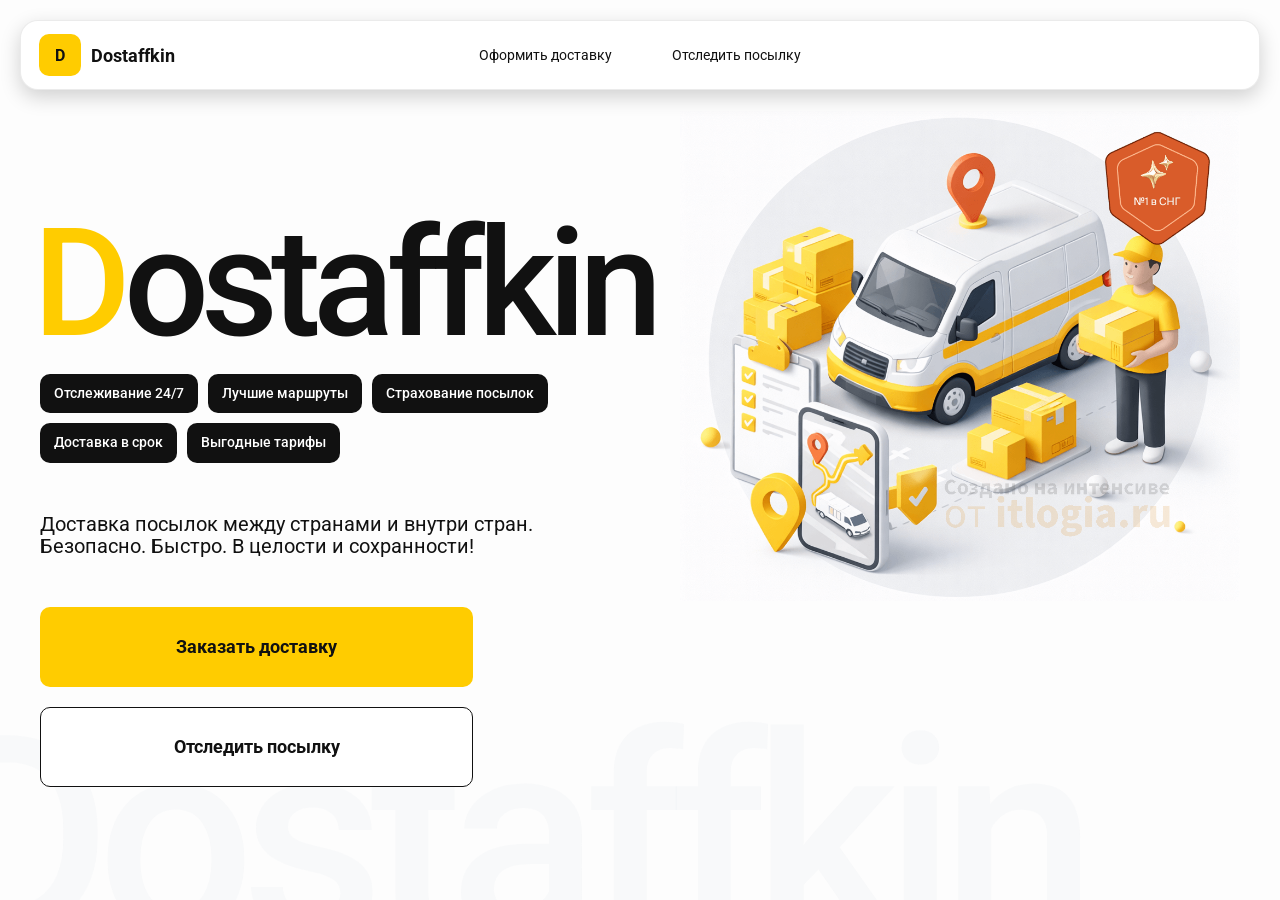
<file: index.html>
<!DOCTYPE html>
<html lang="ru">

<head>
    <meta charset="UTF-8">
    <meta name="viewport" content="width=device-width, initial-scale=1,maximum-scale=1,user-scaleable=0" />
    <title>Dostaffkin - Доставкка посылок между странами и внутри стран. Безопасно. Быстро. В целости и сохранности!
    </title>


    <link rel="stylesheet" href="styles/base.css" />
    <link rel="stylesheet" href="styles/base_adaptive.css" />
    <link rel="stylesheet" href="styles/index.css" />
    <link rel="stylesheet" href="styles/index_adaptive.css" />
</head>

<body>
    <div class="container">
        <header class="header">
            <a class="header-brand" href="#">
                <div class="header-logo">D</div>
                <div class="header-title">Dostaffkin</div>
            </a>
            <nav class="header-menu">
                <a class="header-link" href="./order.html">Оформить <span>доставку</span></a>
                <a class="header-link" href="./track.html">Отследить <span>посылку</span></a>
            </nav>
        </header>
        <main class="main">
            <section class="main-info">
                <div class="main-title">
                    <span>D</span>ostaffkin
                </div>
                <div class="main-features">
                    <div class="main-feature">Отслеживание 24/7</div>
                    <div class="main-feature">Лучшие маршруты</div>
                    <div class="main-feature">Страхование посылок</div>
                    <div class="main-feature">Доставка в срок</div>
                    <div class="main-feature">Выгодные тарифы</div>
                </div>
                <div class="main-description">
                    Доставка посылок между странами и внутри стран.
                    Безопасно. Быстро. В целости и сохранности!
                </div>
                <div class="main-actions">
                    <a class="button" type="button" href="./order.html">Заказать доставку</a>
                    <a class="button button-white" type="button" href="./track.html">Отследить посылку</a>
                </div>
            </section>
            <div class="main-title-ghost">Dostaffkin</div>
            <section class="main-image">
                <img src="images/main-image.png" alt="Main image" />
            </section>

        </main>
    </div>
</body>

</html>
</file>
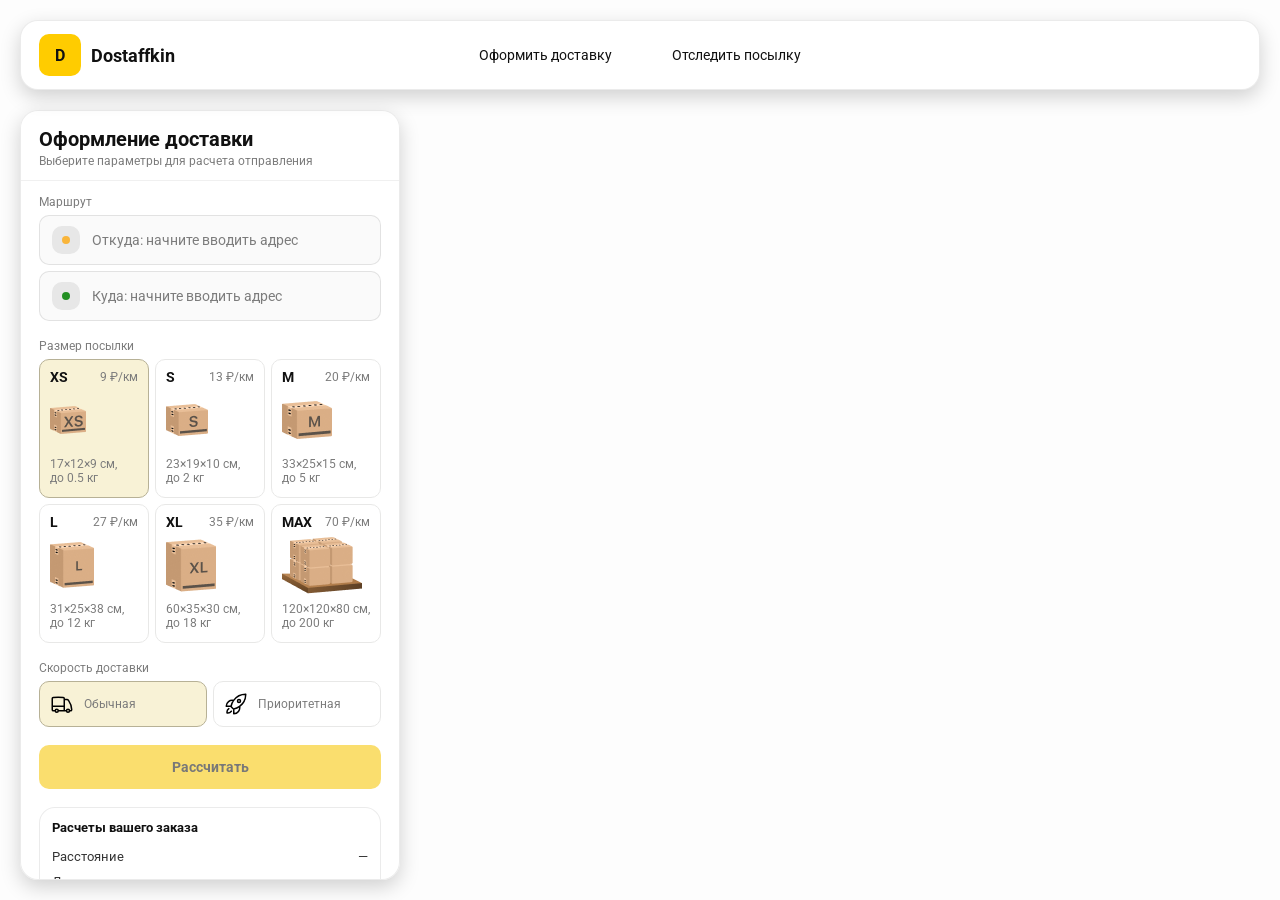
<file: order.html>
<!doctype html>
<html lang="ru">

<head>
    <meta charset="utf-8" />
    <meta name="viewport" content="width=device-width,initial-scale=1,maximum-scale=1,user-scalable=0" />
    <title>Оформление доставки</title>

    <link rel="stylesheet" href="styles/base.css" />
    <link rel="stylesheet" href="styles/base_adaptive.css" />

    <link rel="stylesheet" href="styles/order.css" />
    <link rel="stylesheet" href="styles/order_adaptive.css" />
    <script src="https://api-maps.yandex.ru/2.1/?lang=ru_RU&apikey=1365bece-5052-46ef-b199-ba221a8e1bc1&suggest_apikey=21cbf136-e008-4fec-a7bb-3c72e90382c6" type="text/javascript"></script>
</head>

<header class="header">
    <a class="header-brand" href="./index.html">
        <div class="header-logo">D</div>
        <div class="header-title">Dostaffkin</div>
    </a>
    <nav class="header-menu">
        <a class="header-link" href="#">Оформить <span>доставку</span></a>
        <a class="header-link" href="./track.html">Отследить <span>посылку</span></a>
    </nav>
</header>



<aside class="main" id="sidebar">
    <div class="main-header">
        <div class="main-title">Оформление доставки</div>
        <div class="main-text">Выберите параметры для расчета отправления</div>
    </div>
    <div class="main-content">
        <div class="main-route">
            <div class="main-block-title">Маршрут</div>
            <div class="main-fields">
                <div class="main-field" id="fromField">
                    <div class="main-pin"></div>
                    <input id="from" placeholder="Откуда: начните вводить адрес" autocomplete="off" />
                    <div class="main-ac" id="fromAc" role="listbox" aria-label="Подсказки адресов"></div>
                </div>

                <div class="main-field" id="toField">
                    <div class="main-pin"></div>
                    <input id="to" placeholder="Куда: начните вводить адрес" autocomplete="off" />
                    <div class="main-ac" id="toAc" role="listbox" aria-label="Подсказки адресов"></div>
                </div>
            </div>
        </div>
        <div class="main-package">
            <div class="main-block-title">Размер посылки</div>

            <div class="main-sizes">
                <div class="main-size-card is-active" data-value="xs">
                    <div class="main-size-top">
                        <div class="main-size-label">XS</div>
                        <div class="main-size-rate">9 ₽/км</div>
                    </div>
                    <div class="main-size-media">
                        <img src="images/sizes/xs.png" alt="Короб XS" />
                    </div>
                    <div class="main-size-description">17×12×9 см,<br>до 0.5 кг</div>
                </div>

                <div class="main-size-card" data-value="s">
                    <div class="main-size-top">
                        <div class="main-size-label">S</div>
                        <div class="main-size-rate">13 ₽/км</div>
                    </div>
                    <div class="main-size-media">
                        <img src="images/sizes/s.png" alt="Короб S" />
                    </div>
                    <div class="main-size-description">23×19×10 см,<br>до 2 кг</div>
                </div>

                <div class="main-size-card" data-value="m">
                    <div class="main-size-top">
                        <div class="main-size-label">M</div>
                        <div class="main-size-rate">20 ₽/км</div>
                    </div>
                    <div class="main-size-media">
                        <img src="images/sizes/m.png" alt="Короб M" />
                    </div>
                    <div class="main-size-description">33×25×15 см,<br>до 5 кг</div>
                </div>

                <div class="main-size-card" data-value="l">
                    <div class="main-size-top">
                        <div class="main-size-label">L</div>
                        <div class="main-size-rate">27 ₽/км</div>
                    </div>
                    <div class="main-size-media">
                        <img src="images/sizes/l.png" alt="Короб L" />
                    </div>
                    <div class="main-size-description">31×25×38 см,<br>до 12 кг</div>
                </div>

                <div class="main-size-card" data-value="xl">
                    <div class="main-size-top">
                        <div class="main-size-label">XL</div>
                        <div class="main-size-rate">35 ₽/км</div>
                    </div>
                    <div class="main-size-media">
                        <img src="images/sizes/xl.png" alt="Короб XL" />
                    </div>
                    <div class="main-size-description">60×35×30 см,<br>до 18 кг</div>
                </div>

                <div class="main-size-card" data-value="max">
                    <div class="main-size-top">
                        <div class="main-size-label">MAX</div>
                        <div class="main-size-rate">70 ₽/км</div>
                    </div>
                    <div class="main-size-media main-size-media-palleta">
                        <img src="images/sizes/max.png" alt="Паллета" />
                    </div>
                    <div class="main-size-description">120×120×80 см,<br>до 200 кг</div>
                </div>
            </div>
        </div>
        <div class="main-speed">
            <div class="main-block-title">Скорость доставки</div>

            <div class="main-speeds">
                <div class="main-speed-card is-active" data-value="regular">
                    <img class="main-speed-media" src="images/icons/regular.svg" alt="Regular" />
                    <div class="main-speed-description">Обычная</div>
                </div>
                <div class="main-speed-card" data-value="fast">
                    <img class="main-speed-media" src="images/icons/fast.svg" alt="Fast" />
                    <div class="main-speed-description">Приоритетная</div>
                </div>

            </div>
        </div>
        <div class="main-calculate-block">
            <button id="calc" class="button calculate-button" type="button" disabled>Рассчитать</button>
        </div>
        <div class="main-result" id="result">
            <div class="main-result-title">Расчеты вашего заказа</div>
            <div class="main-result-lines">
                <div class="main-result-line"><span>Расстояние</span><span id="distanceValue">—</span></div>
                <div class="main-result-line"><span>Доставим через</span><span id="durationValue">—</span></div>
                <div class="main-result-line"><span>Тариф</span><span id="rateValue">—</span></div>
            </div>
            <div class="main-price">
                <div class="main-price-label">Итого</div>
                <div class="main-price-value" id="totalValue">—</div>
            </div>
        </div>
        <div class="main-order-box">
            <div class="main-order-form" id="orderForm">
                <div class="main-order-title">Оформление доставки</div>
                <div class="main-block-info-row">
                    <div class="main-block-title">Контакты</div>
                    <div class="order-fields">
                        <div class="main-field">
                            <input id="customerName" placeholder="Ваше имя" autocomplete="off" />
                        </div>
                        <div class="main-field">
                            <input id="customerPhone" placeholder="Ваш телефон" autocomplete="off" inputmode="tel" />
                        </div>
                    </div>
                </div>
                <div class="main-block-info-row extra-info">
                    <div class="main-block-title">Дополнительная информация</div>
                    <div class="main-field textarea">
                        <textarea id="comment" placeholder="Детали доставки и комментарии"></textarea>
                    </div>
                </div>
                <button id="submit" class="button main-submit-request" type="button" disabled>Отправить
                    заявку
                </button>
            </div>

            <div class="main-order-success" id="orderSuccess">
                <div class="main-success-icon">✓</div>
                <div class="main-success-title">Заявка отправлена!</div>
                <div class="main-success-title">Номер отправления – <span id="orderId"></span></div>
                <div class="main-success-subtitle">Мы скоро свяжемся с вами</div>
            </div>
        </div>
    </div>

</aside>
<script src="scripts/order.js"></script>

<body>
    <div id="map"></div>

</body>

</html>
</file>
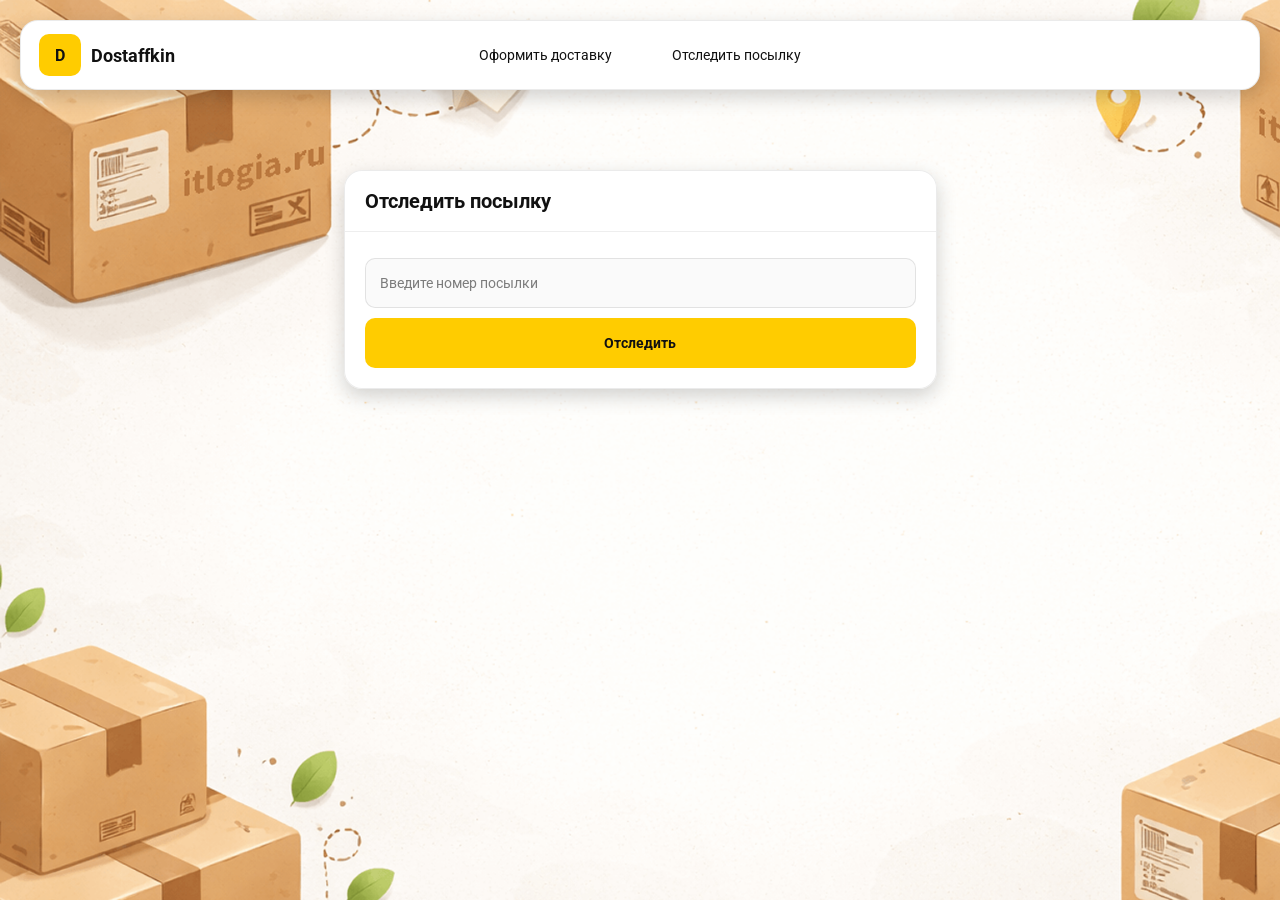
<file: track.html>
<!doctype html>
<html lang="ru">

<head>
    <meta charset="utf-8" />
    <meta name="viewport" content="width=device-width,initial-scale=1,maximum-scale=1,user-scalable=0" />
    <title>Отследить посылку</title>
    <link rel="stylesheet" href="styles/base.css" />
    <link rel="stylesheet" href="styles/base_adaptive.css" />

    <link rel="stylesheet" href="styles/track.css" />
    <link rel="stylesheet" href="styles/track_adaptive.css" />
</head>

<body>
    <div class="container">
        <header class="header">
            <a class="header-brand" href="./index.html">
                <div class="header-logo">D</div>
                <div class="header-title">Dostaffkin</div>
            </a>
            <nav class="header-menu">
                <a class="header-link" href="./order.html">Оформить <span>доставку</span></a>
                <a class="header-link" href="#">Отследить <span>посылку</span></a>
            </nav>
        </header>
        <main class="track-content">
            <section class="track-card track-search">
                <div class="track-title">Отследить посылку</div>
                <div class="track-action">
                    <div class="main-field track-field">
                        <input id="trackNumber" placeholder="Введите номер посылки" autocomplete="off" />
                    </div>
                    <button id="trackButton" class="button track-button" type="button">Отследить</button>
                </div>
            </section>
            <section class="track-card track-result" id="trackResult">
                <div class="track-result-header">
                    <div class="track-id" id="trackIdValue"></div>
                    <div class="track-routes">
                        <div class="track-route">
                            <div class="track-route-pin">
                                <svg xmlns="http://www.w3.org/2000/svg" fill="none" viewBox="0 0 24 24"
                                    stroke-width="1.5" stroke="orange" class="size-6">
                                    <path stroke-linecap="round" stroke-linejoin="round"
                                        d="M15 10.5a3 3 0 1 1-6 0 3 3 0 0 1 6 0Z" />
                                    <path stroke-linecap="round" stroke-linejoin="round"
                                        d="M19.5 10.5c0 7.142-7.5 11.25-7.5 11.25S4.5 17.642 4.5 10.5a7.5 7.5 0 1 1 15 0Z" />
                                </svg>
                            </div>
                            <div class="track-route-address" id="trackFromValue">
                                Откуда: Москва, улица Арбат, 1
                            </div>
                        </div>
                        <div class="track-route track-route-arrow">
                            <svg xmlns="http://www.w3.org/2000/svg" fill="none" viewBox="0 0 24 24" stroke-width="1.5"
                                stroke="currentColor" class="size-6">
                                <path stroke-linecap="round" stroke-linejoin="round"
                                    d="M19.5 13.5 12 21m0 0-7.5-7.5M12 21V3" />
                            </svg>
                        </div>
                        <div class="track-route">
                            <div class="track-route-pin">
                                <svg xmlns="http://www.w3.org/2000/svg" fill="none" viewBox="0 0 24 24"
                                    stroke-width="1.5" stroke="green" class="size-6">
                                    <path stroke-linecap="round" stroke-linejoin="round"
                                        d="M15 10.5a3 3 0 1 1-6 0 3 3 0 0 1 6 0Z" />
                                    <path stroke-linecap="round" stroke-linejoin="round"
                                        d="M19.5 10.5c0 7.142-7.5 11.25-7.5 11.25S4.5 17.642 4.5 10.5a7.5 7.5 0 1 1 15 0Z" />
                                </svg>
                            </div>
                            <div class="track-route-address" id="trackToValue">
                                Куда: Минск, проспект Независимости, 58
                            </div>
                        </div>
                    </div>
                </div>
                <div class="track-info">
                    <div class="track-status-title">Статус данной посылки:</div>
                    <div class="track-status-list" id="trackStatusList">

                    </div>
                </div>
            </section>
        </main>
    </div>
    <script src="scripts/track.js"></script>
</body>

</html>
</file>
<file: styles/base.css>
*, *::before, *::after {
    box-sizing: border-box;
}







@font-face {
    font-family: "Roboto";
    src: url("../fonts/Roboto-Regular.ttf");
    font-weight: normal;
}

@font-face {
    font-family: "Roboto";
    src: url("../fonts/Roboto-Bold.ttf");
    font-weight: bold;
}

@font-face {
    font-family: "Roboto";
    src: url("../fonts/Roboto-Medium.ttf");
    font-weight: 500;
}



html, body {
    margin: 0;
    color: #111111;
    font-family: "Roboto", sans-serif;
}

body {
    background: #FDFDFD;
}









.header {
    border-radius: 18px;
    box-shadow: 0 7px 20px 0 #0000002E;
    background: #FFFFFF;
    left: 20px;
    border: 1px solid rgba(0,0,0,0.08);
    position: fixed;
    right: 20px;
    top: 20px;
    padding: 14px 18px;
    height: 70px;
    display: flex;
    align-items: center;
    z-index: 6;

}




.header-brand {
    display: flex;
    align-items: center;
    text-decoration: none;
    gap: 10px;
}

.header-logo {
    width: 42px;
    height: 42px;
    border-radius: 10px;
    background: #FFCC00;
    display: grid;
    place-items: center;
    font-weight: bold;
    color: #111;
}

.header-title {
    font-size: 18px;
    font-weight: bold;
    color: #111111;
    text-decoration: none;
}
.header-menu {
    display: flex;
    align-items: center;
    gap: 60px;
    margin: 0;
    position: absolute;
    left: 50%;
    transform: translateX(-50%);
}

.header-link {
    font-size: 14px;
    color: #111111;
    text-decoration: none;
}






.button {
    border: 0;
    outline: none;
    height: 44px;
    border-radius: 10px;
    font-size: 14px;
    font-weight: bold;
    cursor: pointer;
    font-family: inherit;
    transition: transform .08s ease, opacity .12s ease;
    background: #ffcc00;
    color: #111111;
    text-align: center;
    text-decoration: none;
}

.button:hover {
    background-color: #E5BC19;
}

.button:disabled {
    cursor: not-allowed;
    background-color: #FADE6E;
    color: #787878;
    transform: none;
}

.button.button-white {
    background: #ffffff;
    border: 1px solid #111111;
}

.button.button-white:hover {
    background: rgb(241 241 241);
}




.main-field {
    display: flex;
    align-items: center;
    margin-top: 6px;
    gap: 10px;
    border: 1px solid #1111111A;
    background: #FAFAFA;
    border-radius: 10px;
    padding: 10px 12px;
    position: relative;
    box-sizing: border-box;
    height: 50px;
}

.main-field.textarea {
    height: auto;
}

.main-pin {
    width: 28px;
    height: 28px;
    border-radius: 10px;
    background: rgba(17, 17, 17, 0.08);
    display: grid;
    place-items: center;
    flex: 0 0 auto;
    position: relative;
}

.main-pin::before {
    content: "";
    width: 8px;
    height: 8px;
    border-radius: 999px;
    background: orange;
    opacity: .75;
    display: block;
}

.main-field:last-child .main-pin::before {
    background: green;
    opacity: .85;
}

input, textarea {
    width: 100%;
    border: 0;
    outline: none;
    background: transparent;
    font-size: 14px;
    color: #111111;
    font-family: inherit;
}

textarea {
    resize: vertical;
    min-height: 72px;
    padding: 2px 0;
}

input::placeholder, textarea::placeholder {
    color: #7C7C7C;
}

.main-field:focus-within {
    border-color: rgba(0, 0, 0, 0.20);
    box-shadow: 0 0 0 4px rgba(255, 204, 0, 0.35);
    background: rgba(255, 255, 255, 0.75);
}
</file>
<file: styles/base_adaptive.css>
@media (max-width: 767px) {
    .header {
        left: 10px;
        right: 10px;
        top: 10px;
    }

    .header-link span {
        display: none;
    }

    .header-menu {
        gap: 20px;
        justify-content: flex-start;
        margin: 0 0 0 30px;
        position: static;
        transform: none;
    }
}

@media (max-width: 420px) {
    .header-title {
        display: none;
    }
}

@media (max-width: 374px) {
    .header-menu {
        gap: 10px;
        margin: 0 0 0 10px;
    }
}
</file>
<file: styles/index.css>
.container {
    overflow: hidden;
    min-height: 100vh;
}







.main {
    padding: 111px 40px 40px;
    position: relative;
    display: flex;
}








.main-info {
    max-width: 840px;
    width: 100%;
    position: relative;
}



.main-title {
    margin-top: 98px;
    font-weight: 500;
    font-size: 200px;
    line-height: 1;
    letter-spacing: -0.05em;
    color: #111111;
    left: -15px;
    position: relative;
}

.main-title span {
    color: #ffcc00;
}





.main-features {
    margin-top: 15px;
    display: flex;
    flex-wrap: wrap;
    gap: 10px;
}

.main-feature {
    background: #111111;
    color: #ffffff;
    padding: 12px 14px;
    font-weight: 500;
    font-size: 14px;
    line-height: 1.1;
    border-radius: 10px;
}




.main-description {
    margin-top: 50px;
    max-width: 500px;
    font-size: 20px;
    line-height: 1.1;
    color: #111111;
}





.main-actions {
    margin-top: 50px;
    display: flex;
    flex-direction: column;
    gap: 20px;
}

.main-actions .button {
    height: 80px;
    width: 433px;
    font-size: 18px;
    font-weight: bold;
    place-items: center;
    display: grid;
}







.main-title-ghost {
    position: absolute;
    z-index: -1;
    left: -70px;
    bottom: -150px;
    font-weight: 500;
    font-size: 278px;
    line-height: 1;
    letter-spacing: -0.05em;
    color: #ECEDF04D;
}




.main-image {
    width: 1024px;
    top: 100px;
    z-index: -2;
}

.main-image img {
    width: 100%;
    max-width: 1024px;
    height: auto;
    display: block;
}
</file>
<file: styles/index_adaptive.css>
@media (max-width: 1760px) {
    .main-title {
        font-size: 150px;
        left: -7px;
    }

    .main-info {
        max-width: 640px;
    }
}





@media (max-width: 1200px) {
    .main-info {
        max-width: 540px;
    }

    .main {
        padding: 111px 20px 20px;
    }

    .main-title {
        font-size: 120px;
        left: -4px;
    }

    .main-title-ghost {
        font-size: 220px;
    }
}


@media (max-width: 1024px) {
    .main-title {
        margin-top: 30px;
    }

    .main {
        flex-direction: column-reverse;
    }

    .main-image {
        max-width: 350px;
        position: absolute;
        left: 370px;
        top: 370px;
    }

    .main-info {
        max-width: 100%;
    }

    .main-actions {
        gap: 10px;
    }

    .main-actions .button {
        height: 50px;
        font-size: 14px;
        width: auto;
        max-width: 300px;
    }

    .main-description {
        max-width: 350px;
    }
}




@media (max-width: 570px) {
    .main-title {
        font-size: 88px;
    }

    .main-description {
        max-width: 100%
    }

    .main-actions {
       width: 100%;
    }

    .main-actions .button {
        width: 100%;
        max-width: 100%
    }

    .main-image {
        max-width: 650px;
        position: absolute;
        left: 170px;
        top: 70px;
        opacity: 0.2;
    }
}


@media (max-width: 400px) {
    .main-title {
        font-size: 70px;
    }
}
</file>
<file: styles/order.css>
#map {
    position: fixed;
    inset: 0;
}


.main {
    border-radius: 18px;
    box-shadow: 0 7px 20px 0 #0000002E;
    backdrop-filter: blur(10px);
    background: rgba(255, 255, 255, 0.96);
    left: 20px;
    border: 1px solid rgba(0, 0, 0, 0.08);
    position: fixed;
    top: 110px;
    bottom: 20px;
    width: 380px;
    display: flex;
    flex-direction: column;
    overflow: hidden;
    z-index: 5;
}


.main-header {
    padding: 18px 18px 12px 18px;
    border-bottom: 1px solid rgba(0, 0, 0, 0.06);
    display: flex;
    flex-direction: column;
}

.main-title {
    font-size: 20px;
    line-height: 100%;
    font-weight: bold;
}

.main-text {
    font-size: 12px;
    margin-top: 5px;
    color: #7C7C7C;
}

.main-content {
    padding: 14px 18px 18px 18px;
    overflow: auto;
    scrollbar-width: none;
    display: flex;
    flex-direction: column;
    gap: 18px;
    flex: 1;
}


.main-block-title {
    font-size: 12px;
    color: #7C7C7C;
}

.main-route .main-block-title,
.main-package .main-block-title {
    margin-bottom: 6px;
}





.main-sizes {
    display: grid;
    gap: 6px;
    grid-template-columns: repeat(3, 1fr);
}

.main-size-card {
    border: 1px solid #E8E8E7;
    background: #FFFFFF;
    border-radius: 10px;
    padding: 10px;
    cursor: pointer;
    user-select: none;
    transition: transform .08s ease, border-color .12s ease, background .12s ease;
    min-height: 139px;
}

.main-size-card:hover {
    transform: translateY(-1px);
}

.main-size-card.is-active {
    background-color: #F8F2D6;
    border-color: #B7B196;
}

.main-size-top {
    display: flex;
    align-items: center;
    justify-content: space-between;
}

.main-size-label {
    font-weight: bold;
    font-size: 14px;
    color: #111111;
    line-height: 100%;
}

.main-size-rate {
    font-size: 12px;
    color: #7C7C7C;
    line-height: 100%;
}

.main-size-media {
    margin-top: 8px;
    height: 57px;
}

.main-size-description {
    margin-top: 8px;
    font-size: 12px;
    color: #7C7C7C;
    line-height: 1.2;
}
.calculate-button {
    width: 100%;
}







.main-result {
    border: 1px solid rgba(0, 0, 0, 0.08);
    background: rgba(255, 255, 255, 0.75);
    border-radius: 16px;
    padding: 12px;
    line-height: 1.25;
}

.main-result-title {
    font-weight: bold;
    font-size: 13px;
    color: #111111;
    margin-bottom: 13px;
}

.main-result-lines {
    gap: 8px;
    display: flex;
    flex-direction: column;
}

.main-result-line {
    font-size: 13px;
    color: rgba(17, 17, 17, 0.85);
    display: flex;
    justify-content: space-between;
}

.main-price {
    margin-top: 18px;
    padding-top: 10px;
    border-top: 1px dashed rgba(0, 0, 0, 0.12);
    display: flex;
    align-items: baseline;
    justify-content: space-between;
}

.main-price-label {
    font-size: 12px;
    color: rgba(17, 17, 17, 0.55);
}

.main-price-value {
    font-size: 20px;
    font-weight: bold;
    color: #111111;
    letter-spacing: -0.3px;
}






.main-order-box {
    background: #ffffff;
    border: 1px solid #E8E8E7;
    border-radius: 10px;
    padding: 12px;
}

.main-order-title {
    margin-bottom: 8px;
    font-weight: bold;
    font-size: 14px;
    color: #111111;
}

.main-block-info {
    display: flex;
    flex-direction: column;
    gap: 6px;
}

.order-fields {
    display: grid;
    grid-template-columns: 1fr 1fr;
    column-gap: 10px;
    margin-top: 6px;
}

.main-block-info-row.extra-info {
    display: block;
    margin-top: 13px;
}

.main-submit-request {
    width: 100%;
    margin-top: 6px;
}

.main-order-success {
    display: none;
    text-align: center;
    padding: 22px 12px;
    gap: 12px;
}

.main-order-success.is-visible {
    display: flex;
    flex-direction: column;
    align-items: center;
}

.main-success-icon {
    width: 56px;
    height: 56px;
    border-radius: 50%;
    background: #16a34a;
    color: #ffffff;
    display: grid;
    place-items: center;
    font-size: 30px;
}

.main-success-title {
    font-size: 14px;
    font-weight: bold;
    color: #111111;
}

.main-success-subtitle {
    font-size: 12px;
    color: rgba(17, 17, 17, 0.55);
    line-height: 1.3;
}



.main-speed .main-block-title {
    margin-bottom: 6px;
}

.main-speeds {
    display: grid;
    gap: 6px;
    grid-template-columns: repeat(2, 1fr);
}

.main-speed-card {
    border: 1px solid #E8E8E7;
    background: #FFFFFF;
    border-radius: 10px;
    padding: 10px;
    cursor: pointer;
    user-select: none;
    transition: transform .08s ease, border-color .12s ease, background .12s ease;
    display: flex;
    align-items: center;
    gap: 10px;
}

.main-speed-card:hover {
    transform: translateY(-1px);
}

.main-speed-card.is-active {
    background-color: #F8F2D6;
    border-color: #B7B196;
}

.main-speed-description {
    font-size: 12px;
    color: #7C7C7C;
    line-height: 1.2;
}
</file>
<file: styles/order_adaptive.css>
@media (max-width: 767px) {
    .main {
        left: 10px;
        right: 10px;
        top: 50%;
        bottom: 12px;
        width: auto;
        max-width: none;
    }
}

@media (max-width: 420px) {
    .main-sizes {
        grid-template-columns: repeat(2, 1fr);
    }
}
</file>
<file: styles/track.css>
.container {
    background: #F4F4F4 url("../images/track-bg.png");
    background-size: cover;
    min-height: 100vh;
    padding: 170px 0 50px 0;
}


.track-content {
    width: 593px;
    margin: 0 auto;
}




.track-card {
    width: 100%;
    border-radius: 18px;
    box-shadow: 0 7px 20px 0 #0000002E;
    backdrop-filter: blur(10px);
    background: rgba(255, 255, 255, 0.96);
    border: 1px solid rgba(0, 0, 0, 0.08);
}

.track-title {
    font-size: 20px;
    line-height: 100%;
    font-weight: bold;
    border-bottom: 1px solid #EEEEEE;
    padding: 20px;
}

.track-action {
    padding: 20px;
}

.track-button {
    width: 100%;
    height: 50px;
}

.track-field {
    margin-bottom: 10px;
}





.track-result {
    margin-top: 5px;
    display: none;
}

.track-result.is-visible {
    display: block;
}

.track-result-header {
    font-weight: bold;
    font-size: 14px;
    color: #111111;
    padding: 20px;
    border-bottom: 1px solid #EEEEEE;
}

.track-id {
    margin-bottom: 12px;
    font-size: 20px;
}

.track-routes {
    display: flex;
    flex-direction: column;
    gap: 10px;
    font-weight: normal;
}

.track-route {
    display: flex;
    align-items: center;
    gap: 10px;
}

.track-route-pin {
    width: 24px;
    height: 24px;
    flex-shrink: 0;
}

.track-route-arrow {
    padding: 15px 0;
    width: 24px;
    height: 24px;
}

.track-info {
    padding: 20px;
}

.track-status {
    display: flex;
    align-items: center;
    font-size: 12px;
    gap: 10px;
}

.track-status-title {
    font-size: 14px;
    color: #111111;
    margin-bottom: 20px;
}

.track-status-list {
    display: flex;
    flex-direction: column;
    gap: 15px;
}

.track-status-icon {
    width: 40px;
    height: 40px;
    border-radius: 50%;
    background: rgba(17, 17, 17, 0.08);
    display: grid;
    place-items: center;
    flex: 0 0 auto;
}

.track-status.created .track-status-icon {
    background-color: #F1CB00;
}

.track-status.in-way .track-status-icon {
    background-color: #F08A11;
}

.track-status.ready .track-status-icon {
    background-color: #A35D0A;
}

.track-status.done .track-status-icon {
    background-color: #37C93B;
}

.track-status-text {
    display: flex;
    align-items: center;
    justify-content: space-between;
    color: #111111;
    font-size: 12px;
    flex: 1;
}

.track-status-date {
    color: rgba(17, 17, 17, 0.55);
}
</file>
<file: styles/track_adaptive.css>
@media (max-width: 767px) {
    .container {
        padding: 130px 0 50px 0;
    }

    .track-content {
        width: 100%;
        padding-left: 10px;
        padding-right: 10px;
    }

    .track-result-header {
        padding: 20px;
    }
}
</file>
